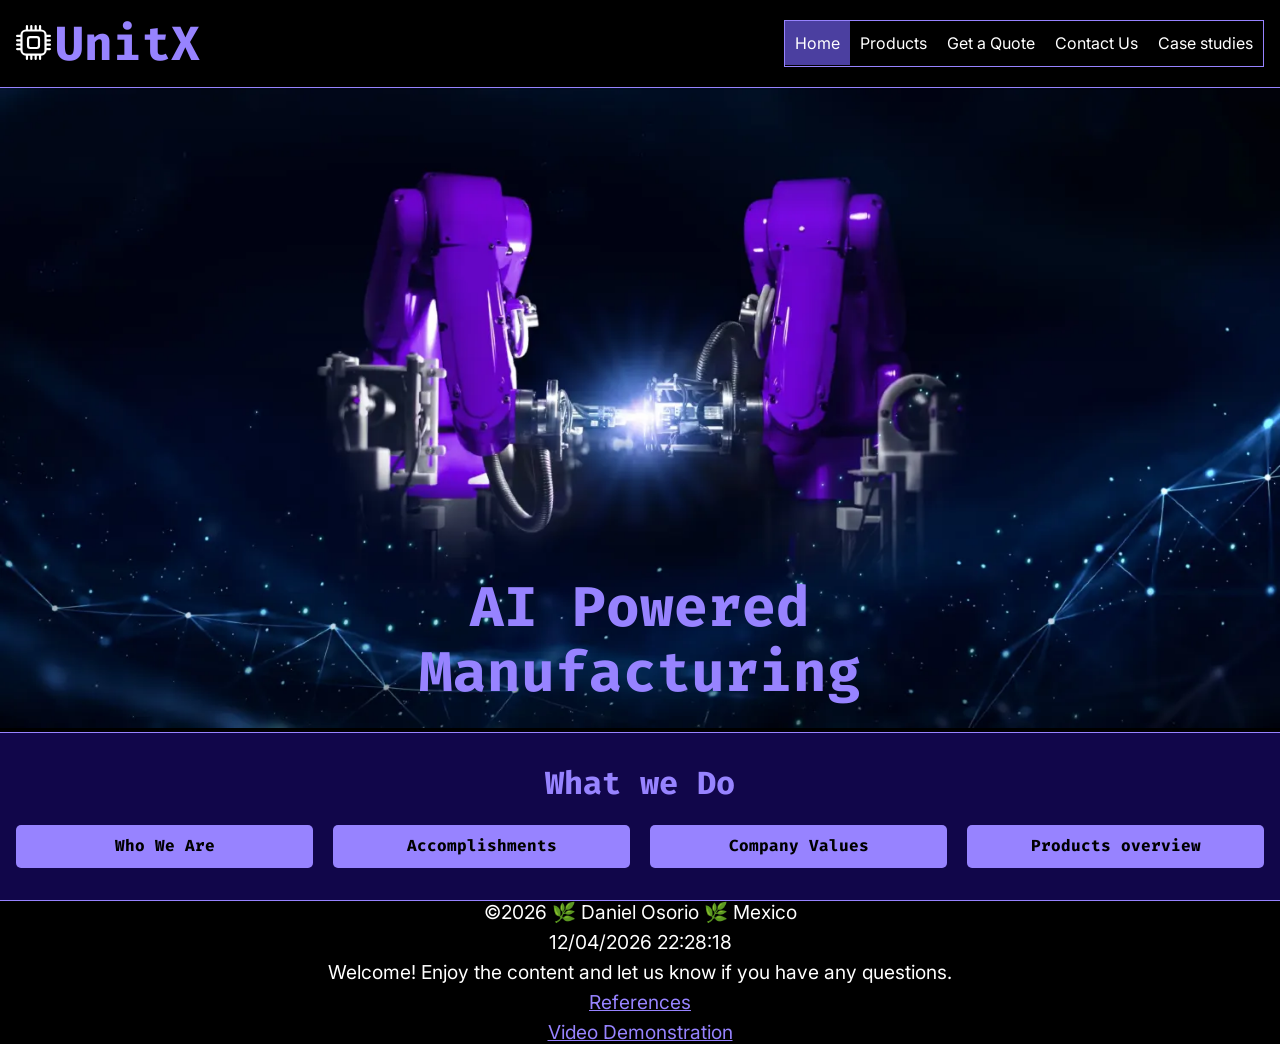
<file: index.html>
<!DOCTYPE html>
<html lang="en-US">
<head>
    <!--Meta tags-->
    <meta charset="UTF-8">
    <meta name="viewport" content="width=device-width, initial-scale=1.0">
    <title>WDD330 Final Project Web Page UnitX | Daniel Osorio|</title>
    <meta name="description" content="AI vision systems for manufacturing defect detection. A practical guide for engineers ready to implement smarter inspection.">
    <meta name="author" content="Daniel Osorio">
    <!--Favicon reference-->
    <link rel="icon" href="favicon.ico">
    <!--Link to Google fonts API-->
    <link rel="preconnect" href="https://fonts.googleapis.com">
    <link rel="preconnect" href="https://fonts.gstatic.com" crossorigin>
    <link href="https://fonts.googleapis.com/css2?family=Fira+Code:wght@300..700&family=Inter:ital,opsz,wght@0,14..32,100..900;1,14..32,100..900&display=swap" rel="stylesheet">
    <!--Link for CSS and JavaScript-->
    <link rel="stylesheet" href="styles/normalize.css">
    <link rel="stylesheet" href="styles/base.css">
    <link rel="stylesheet" href="styles/index-small.css">
    <link rel="stylesheet" href="styles/index-large.css">
    <script type="module" src="scripts/main.mjs"></script>
    <script type="module" src="scripts/modals.mjs"></script>
</head>
<body>
    <header>
        <div class="logo">
            <img src="images/cpu.svg" alt="Site Logo" width="35" height="35">
            <span>UnitX</span>
        </div>
        <button id="hamburger" aria-label="Menu">&#9776;</button>
        <nav class="menu">
            <ul>
                <li class="current"><a href="index.html">Home</a></li>
                <li><a href="products.html">Products</a></li>
                <li><a href="quote.html">Get a Quote</a></li>
                <li><a href="form.html">Contact Us</a></li>
                <li><a href="case-studies.html">Case studies</a></li>
            </ul>
        </nav>
    </header>
    <main>
        <div class="hero">
            <h1>AI Powered Manufacturing</h1>
            <picture>
                <source srcset="images/hero-large.webp" media="(min-width: 1000px)">
                <source srcset="images/hero-medium.webp" media="(min-width: 500px)">
                <img src="images/hero-small.webp" alt="Vision system with Robot" width="1500" height="750">
            </picture>
        </div>
       <section class="what-we-do">
            <h2>What we Do</h2>
            <div class="button-section">
                <button id="button-one">Who We Are</button>
                <button id="button-two">Accomplishments</button>
                <button id="button-three">Company Values</button>
                <button id="button-four">Products overview</button>
            </div>
            <dialog id="modal-one">
                <button id="closeModal-1" aria-label="Close">&#10005;</button>
                <h3>Who We Are</h3>
                <p>
                    Founded in 2018 by engineers from Stanford, MIT, and Google, UnitX is a robotics company committed to revolutionizing
                    AI-powered visual inspection in manufacturing. UnitX system delivers the industry-best in accuracy inline inspection,
                    fastest deployment, and adaptability, tackling the most complex inspection challenges across diverse production
                    environments.
                </p>
            </dialog>
            <dialog id="modal-two">
                <button id="closeModal-2" aria-label="Close">&#10005;</button>
                <h3>Accomplishments</h3>
                <p>
                    UnitX delivers best-in-class accuracy and the fastest-to-deploy inline inspection systems in the industry. These
                    priorities have empowered our customers to achieve unparalleled quality control while reducing scrap rate and costs.
                    With UnitX's systems deployed globally, our solutions now inspect more than $6.1 billion worth of products annually,
                    transforming quality control across industries. We're proud to have served over 190 customers to date.
                </p>
            </dialog>
            <dialog id="modal-three">
                <button id="closeModal-3" aria-label="Close">&#10005;</button>
                <h3>Company Values</h3>
                <ul>
                    <li>Ambitious</li>
                    <li>Reliable</li>
                    <li>Customer Centric</li>
                    <li>Precise</li>
                    <li>Transparent</li>
                </ul>
            </dialog>
            <dialog id="modal-four">
                <button id="closeModal-4" aria-label="Close">&#10005;</button>
                <h3>Products overview</h3>
                <ul>
                    <li>OptiX</li>
                    <li>CorteX</li>
                    <li>FleX-Gen</li>
                </ul>
            </dialog>
       </section>
    </main>
    <footer>
        <p>&copy;<span id="currentyear"></span> 🌿 Daniel Osorio 🌿 Mexico</p>
        <p id="lastModified"></p>
        <p id="visit-message"></p>
        <a href="references.html">References</a>
        <a href="https://youtu.be/gZmiXF4q0ws?si=Tm9KUTtz0khgUPXb">Video Demonstration</a>
    </footer>
</body>
</html>
</file>
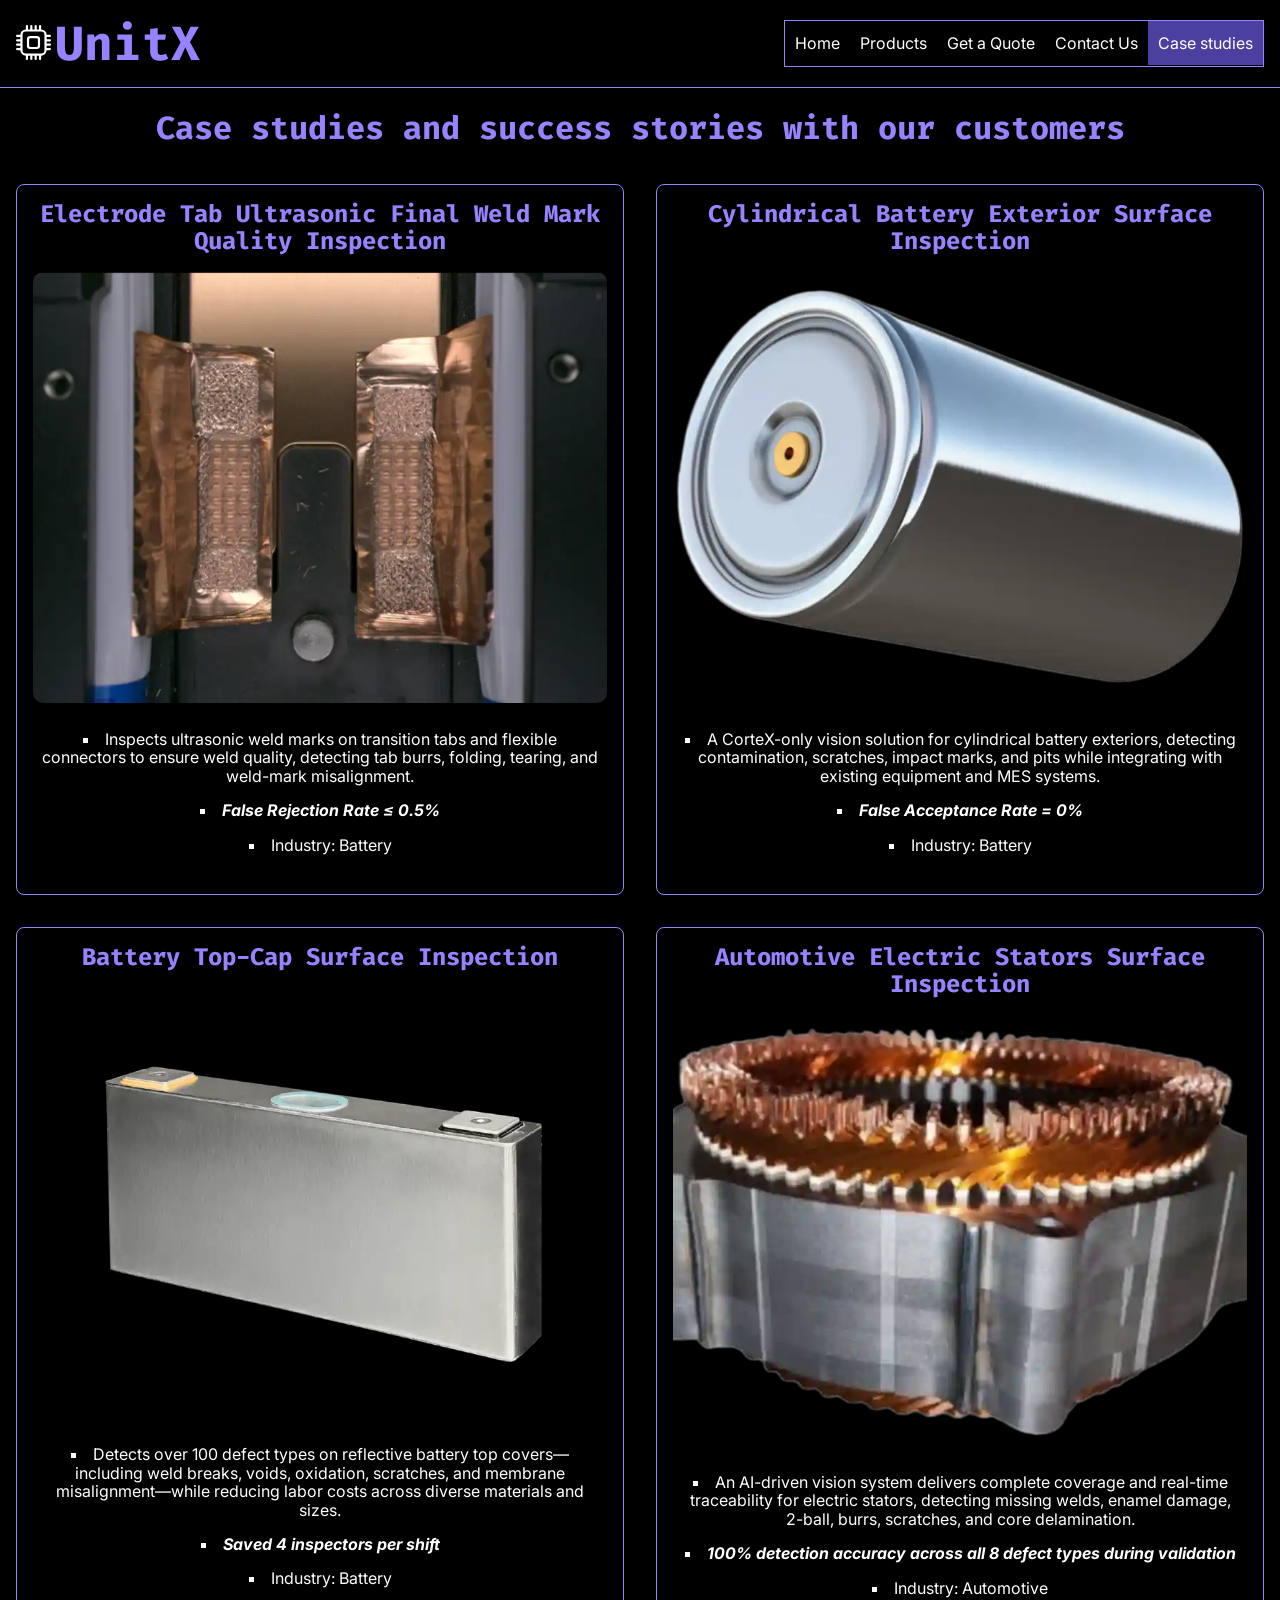
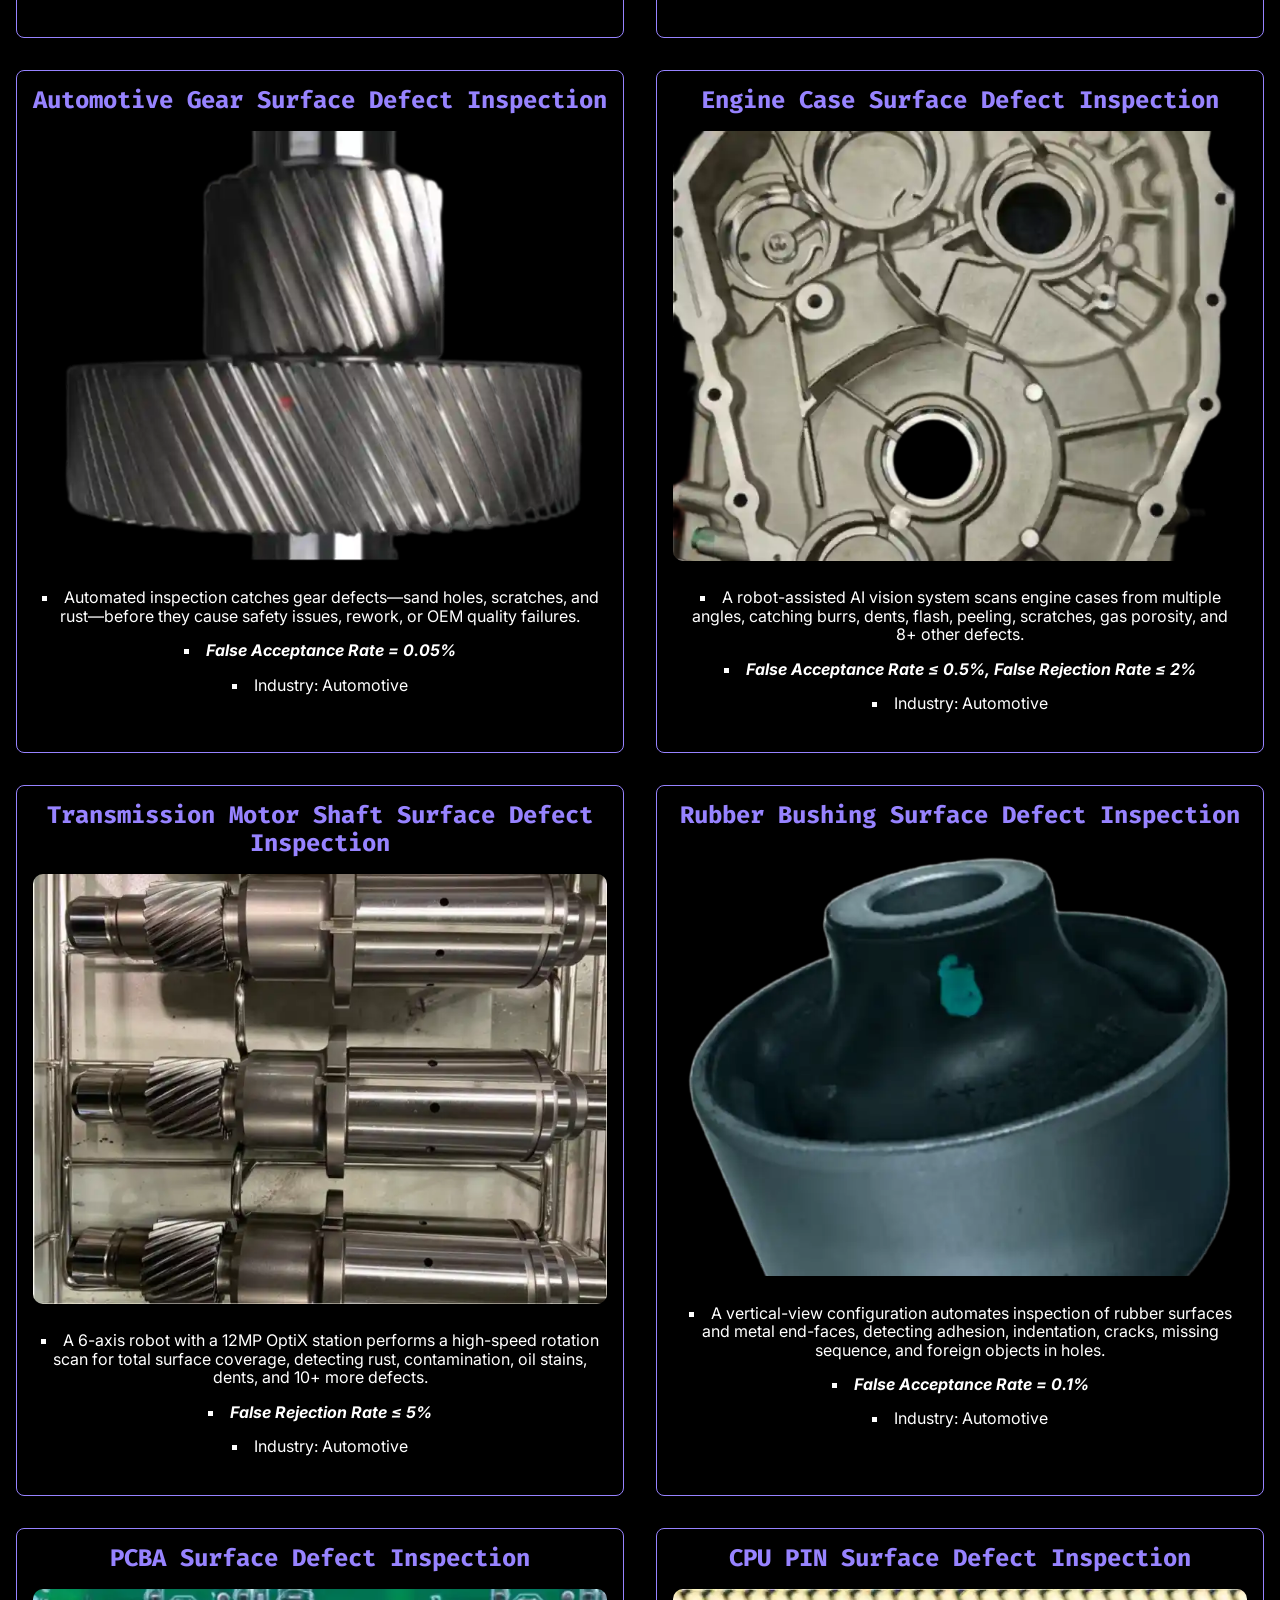
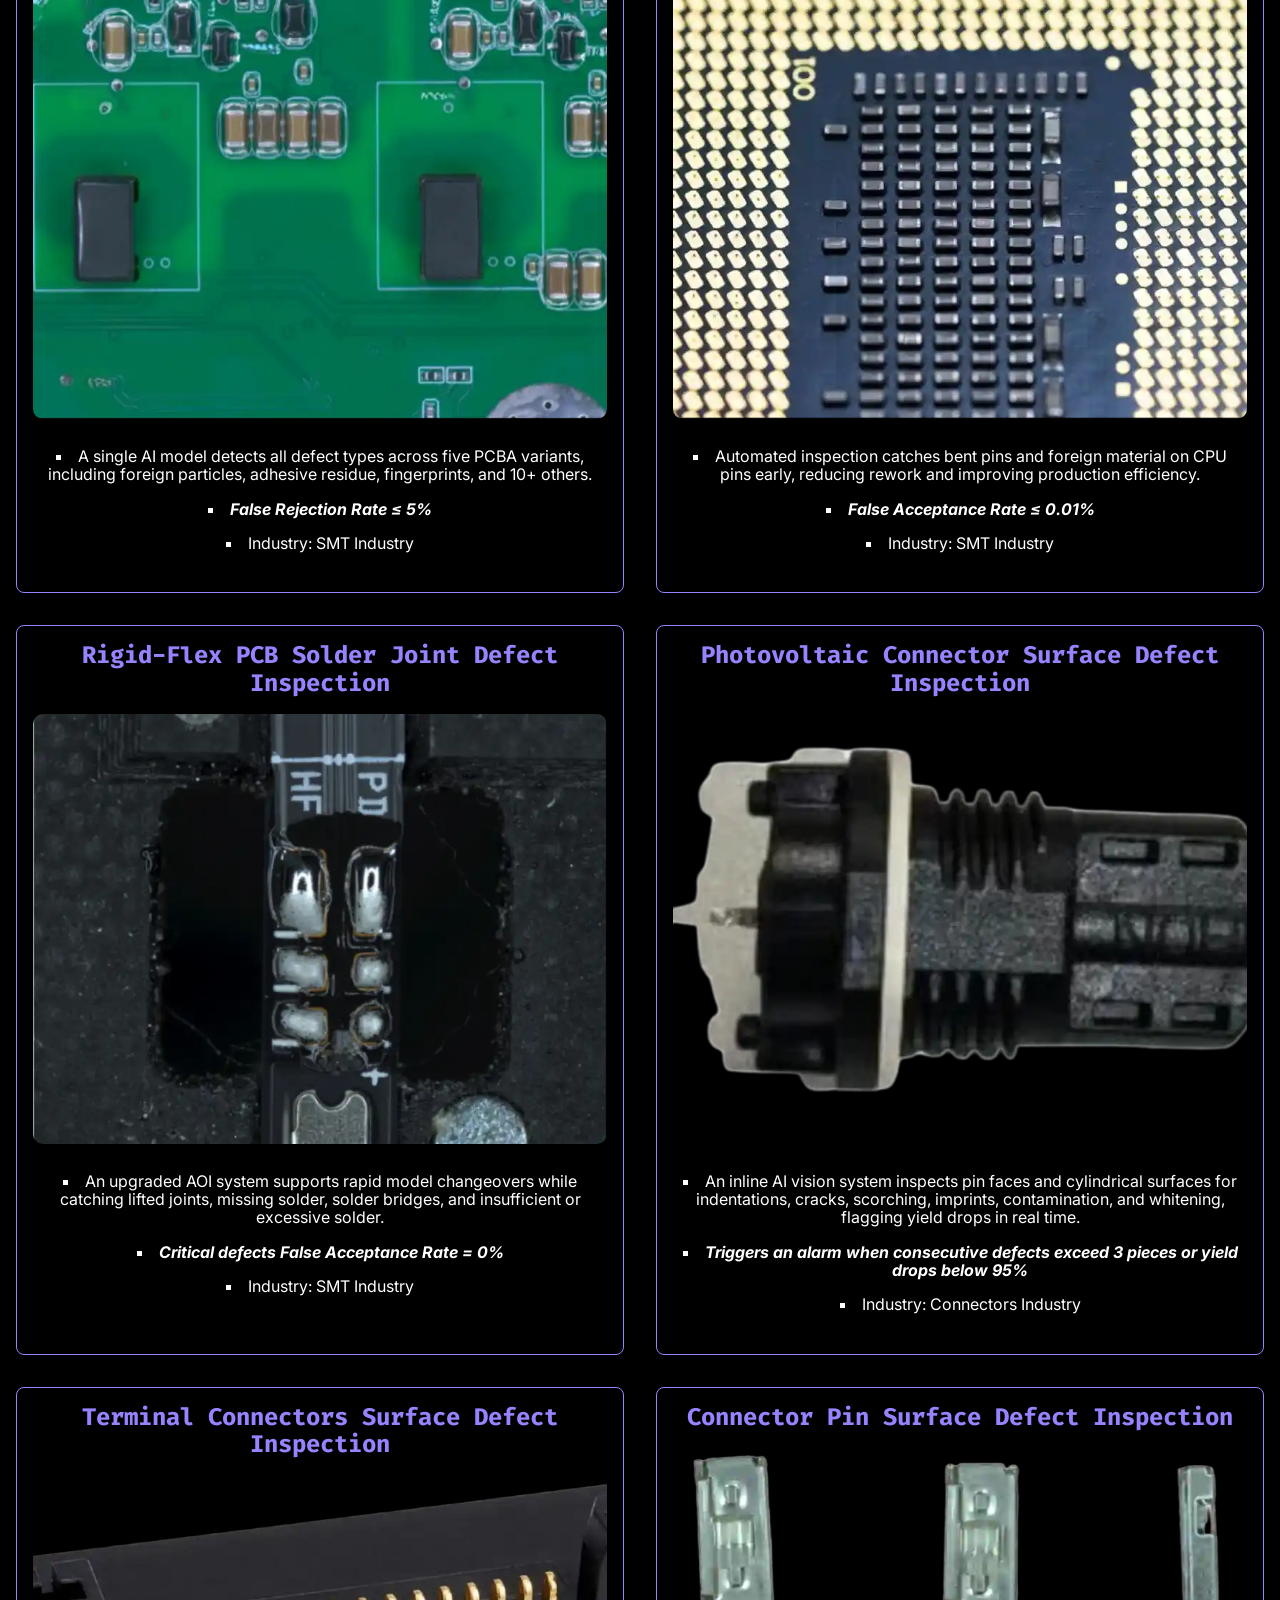
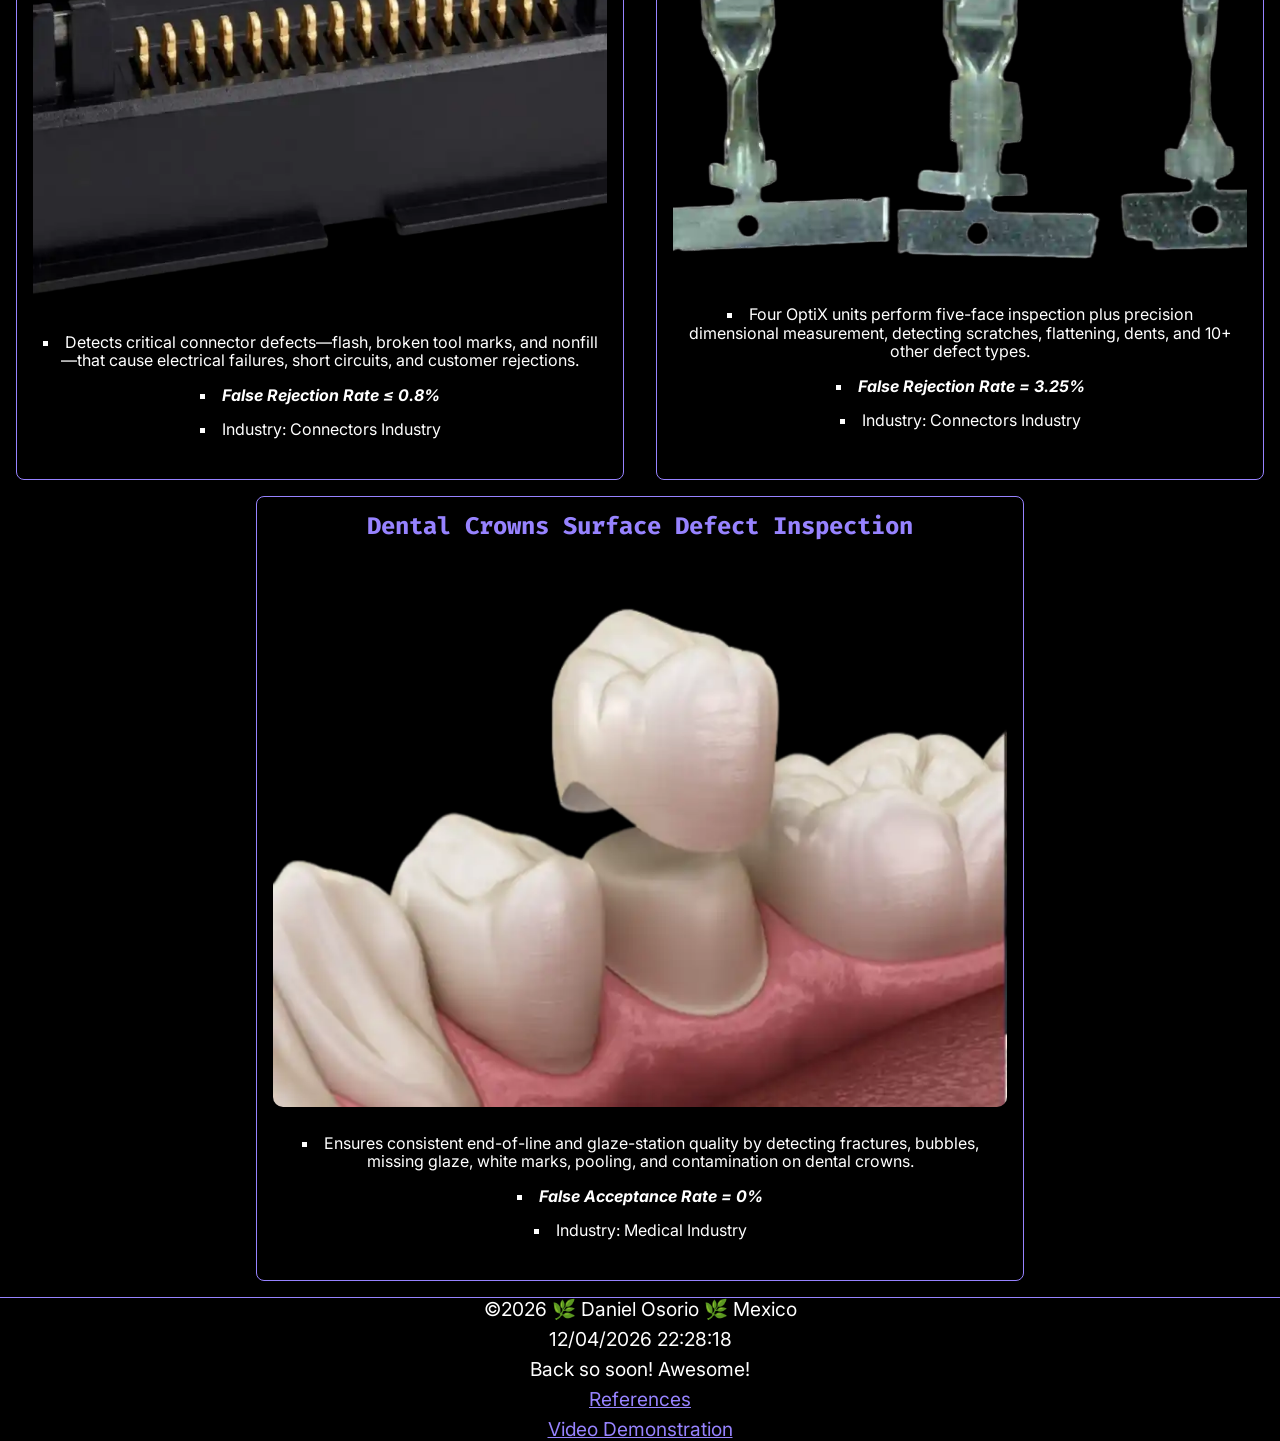
<file: case-studies.html>
<!DOCTYPE html>
<html lang="en-US">

<head>
    <!--Meta tags-->
    <meta charset="UTF-8">
    <meta name="viewport" content="width=device-width, initial-scale=1.0">
    <title>WDD330 UnitX case studies web page | Daniel Osorio|</title>
    <meta name="description"
        content="This page contains 15 different case studies across different industires about how the products of UnitX have been used">
    <meta name="author" content="Daniel Osorio">
    <!--Favicon reference-->
    <link rel="icon" href="favicon.ico">
    <!--Link to Google fonts API-->
    <link rel="preconnect" href="https://fonts.googleapis.com">
    <link rel="preconnect" href="https://fonts.gstatic.com" crossorigin>
    <link
        href="https://fonts.googleapis.com/css2?family=Fira+Code:wght@300..700&family=Inter:ital,opsz,wght@0,14..32,100..900;1,14..32,100..900&display=swap"
        rel="stylesheet">
    <!--Link for CSS and JavaScript-->
    <link rel="stylesheet" href="styles/normalize.css">
    <link rel="stylesheet" href="styles/base.css">
    <link rel="stylesheet" href="styles/case-studies-small.css">
    <link rel="stylesheet" href="styles/case-studies-large.css">
    <script type="module" src="scripts/main.mjs"></script>
    <script type="module" src="scripts/case-studies.mjs"></script>
</head>

<body>
    <header>
        <div class="logo">
            <img src="images/cpu.svg" alt="Site Logo" width="35" height="35">
            <span>UnitX</span>
        </div>
        <button id="hamburger" aria-label="Menu">&#9776;</button>
        <nav class="menu">
            <ul>
                <li><a href="index.html">Home</a></li>
                <li><a href="products.html">Products</a></li>
                <li><a href="quote.html">Get a Quote</a></li>
                <li><a href="form.html">Contact Us</a></li>
                <li class="current"><a href="case-studies.html">Case studies</a></li>
            </ul>
        </nav>
    </header>
    <main>
        <h1>Case studies and success stories with our customers</h1>
        <div id="case-studies-cards"></div>
    </main>
    <footer>
        <p>&copy;<span id="currentyear"></span> 🌿 Daniel Osorio 🌿 Mexico</p>
        <p id="lastModified"></p>
        <p id="visit-message"></p>
        <a href="references.html">References</a>
        <a href="https://youtu.be/gZmiXF4q0ws?si=Tm9KUTtz0khgUPXb">Video Demonstration</a>
    </footer>
</body>

</html>
</file>
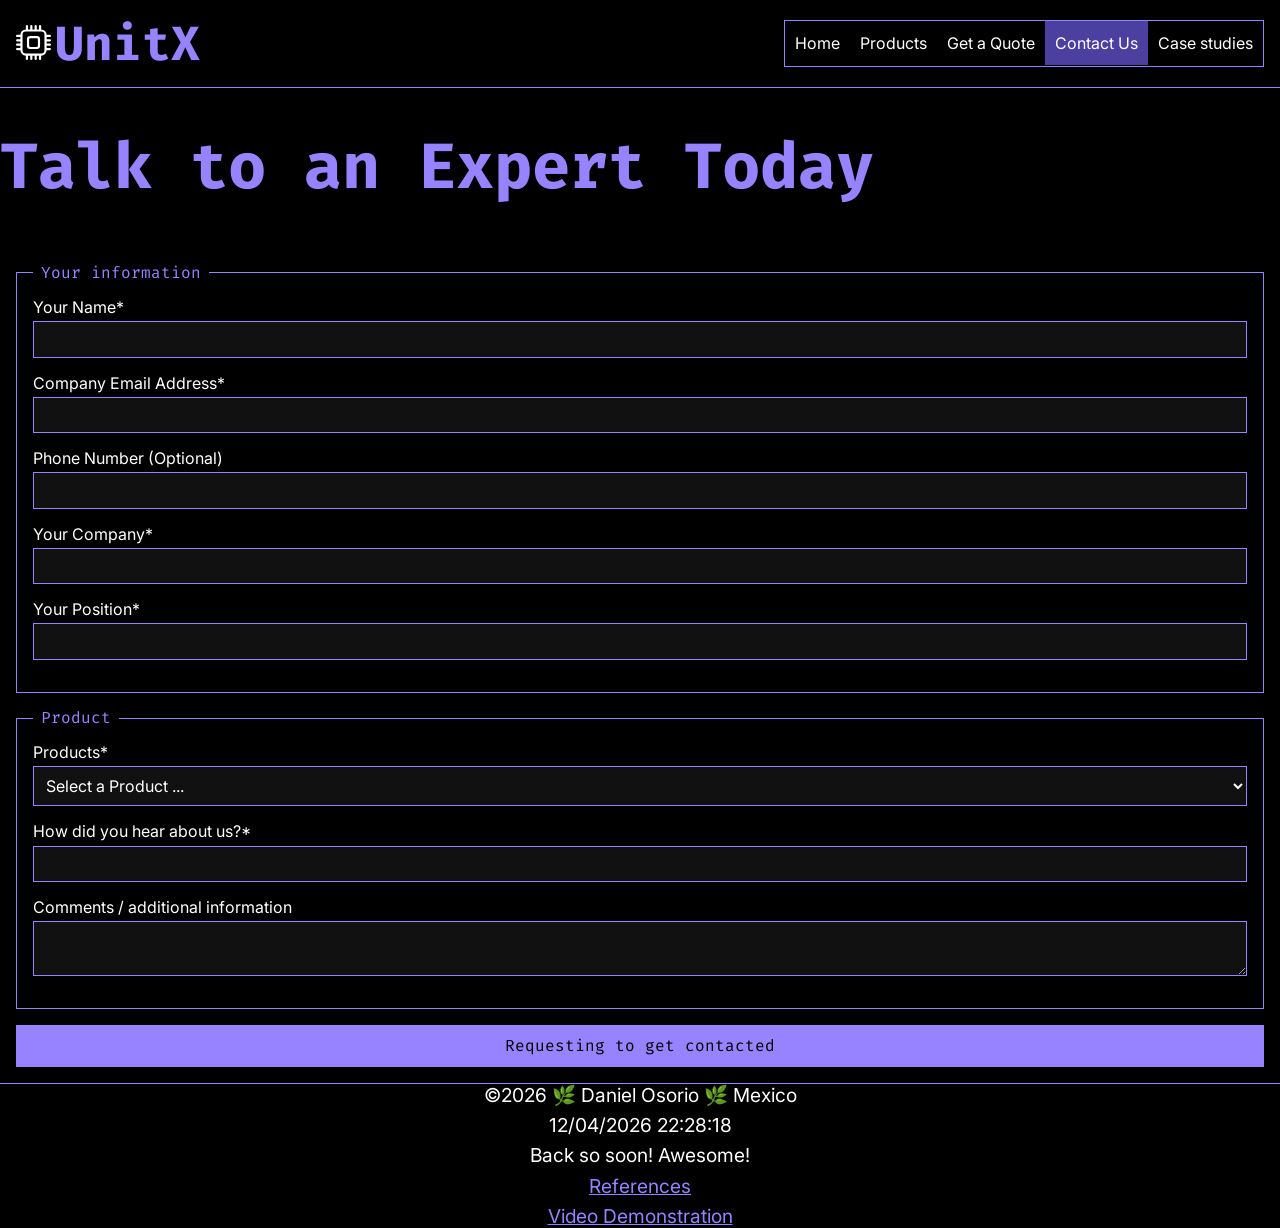
<file: form.html>
<!DOCTYPE html>
<html lang="en-US">
<head>
    <!--Meta tags-->
    <meta charset="UTF-8">
    <meta name="viewport" content="width=device-width, initial-scale=1.0">
    <title>WDD330 Contact an expert of UnitX Web Page | Daniel Osorio |</title>
    <meta name="description"
        content="This page contains a form that invites people or engineers that want to know more about UnitX products and they can submit a request form">
    <meta name="author" content="Daniel Osorio">
    <!--Favicon reference-->
    <link rel="icon" href="favicon.ico">
    <!--Link to Google fonts API-->
    <link rel="preconnect" href="https://fonts.googleapis.com">
    <link rel="preconnect" href="https://fonts.gstatic.com" crossorigin>
    <link
        href="https://fonts.googleapis.com/css2?family=Fira+Code:wght@300..700&family=Inter:ital,opsz,wght@0,14..32,100..900;1,14..32,100..900&display=swap"
        rel="stylesheet">
    <!--Link for CSS and JavaScript-->
    <link rel="stylesheet" href="styles/normalize.css">
    <link rel="stylesheet" href="styles/base.css">
    <link rel="stylesheet" href="styles/form-small.css">
    <link rel="stylesheet" href="styles/form-large.css">
    <script type="module" src="scripts/main.mjs"></script>
    <script type="module" src="scripts/form.mjs"></script>
</head>
<body>
    <header>
        <div class="logo">
            <img src="images/cpu.svg" alt="Site Logo" width="35" height="35">
            <span>UnitX</span>
        </div>
        <button id="hamburger" aria-label="Menu">&#9776;</button>
        <nav class="menu">
            <ul>
                <li><a href="index.html">Home</a></li>
                <li><a href="products.html">Products</a></li>
                <li><a href="quote.html">Get a Quote</a></li>
                <li class="current"><a href="form.html">Contact Us</a></li>
                <li><a href="case-studies.html">Case studies</a></li>
            </ul>
        </nav>
    </header>
    <main>
        <h1 class="formheader">Talk to an Expert Today</h1>
        <form method="get" action="review.html">
            <fieldset>
                <legend>Your information</legend>
                <label for="yourname">Your Name*<input type="text" name="yourname" id="yourname" required></label>
                <label for="youremail">Company Email Address*<input type="email" name="youremail" id="youremail"
                        required></label>
                <label for="yourphone">Phone Number (Optional)<input type="text" name="yourphone" id="yourphone"></label>
                <label for="yourcompany">Your Company*<input type="text" name="yourcompany" id="yourcompany"
                        required></label>
                <label for="yourtitle">Your Position*<input type="text" name="yourtitle" id="yourtitle" required></label>
            </fieldset>
            <fieldset>
                <legend>Product</legend>
                <label for="productName">Products*
                    <select name="productName" id="productName" required>
                        <option value="" disabled selected> Select a Product ...</option>
                    </select>
                </label>
                <label for="hearfromus">How did you hear about us?* <input type="text" name="hearfromus"
                        id="hearfromus"></label>
                <label for="comments">Comments / additional information <textarea name="comments"
                        id="comments"></textarea></label>
            </fieldset>
            <input class="submitButton" type="submit" value="Requesting to get contacted">
        </form>
    </main>
    <footer>
        <p>&copy;<span id="currentyear"></span> 🌿 Daniel Osorio 🌿 Mexico</p>
        <p id="lastModified"></p>
        <p id="visit-message"></p>
        <a href="references.html">References</a>
        <a href="https://youtu.be/gZmiXF4q0ws?si=Tm9KUTtz0khgUPXb">Video Demonstration</a>
    </footer>
</body>
</html>
</file>
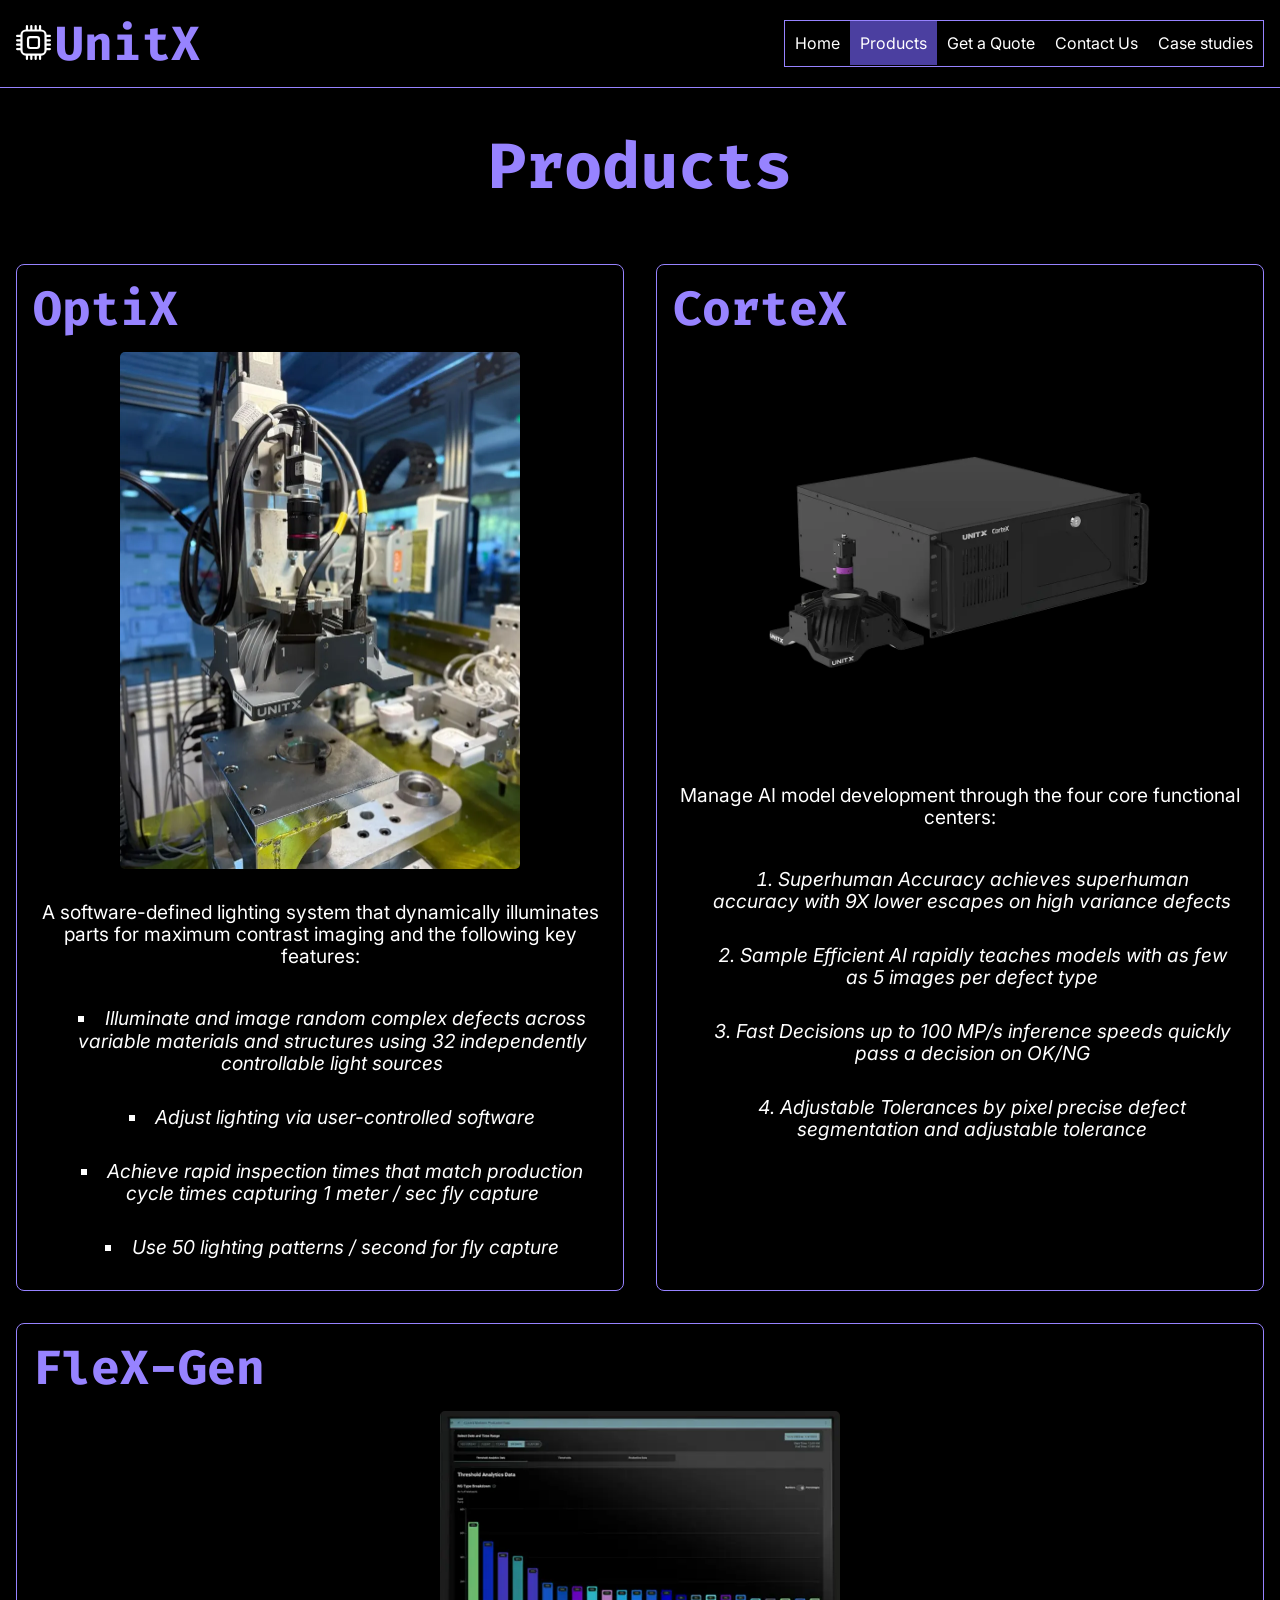
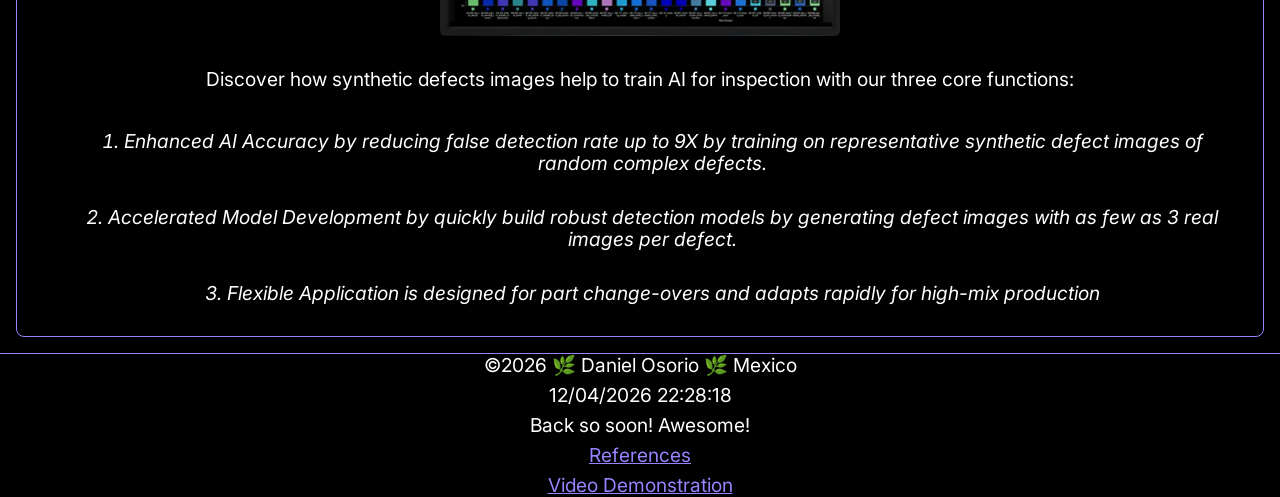
<file: products.html>
<!DOCTYPE html>
<html lang="en-US">
<head>
    <!--Meta tags-->
    <meta charset="UTF-8">
    <meta name="viewport" content="width=device-width, initial-scale=1.0">
    <title>WDD330 Products of UnitX Web Page | Daniel Osorio |</title>
    <meta name="description"
        content="This page covers the 3 different products that UnitX offers in the market for automated inspection of defects using vision systems">
    <meta name="author" content="Daniel Osorio">
    <!--Favicon reference-->
    <link rel="icon" href="favicon.ico">
    <!--Link to Google fonts API-->
    <link rel="preconnect" href="https://fonts.googleapis.com">
    <link rel="preconnect" href="https://fonts.gstatic.com" crossorigin>
    <link href="https://fonts.googleapis.com/css2?family=Fira+Code:wght@300..700&family=Inter:ital,opsz,wght@0,14..32,100..900;1,14..32,100..900&display=swap" rel="stylesheet">
    <!--Link for CSS and JavaScript-->
    <link rel="stylesheet" href="styles/normalize.css">
    <link rel="stylesheet" href="styles/base.css">
    <link rel="stylesheet" href="styles/products-small.css">
    <link rel="stylesheet" href="styles/products-large.css">
    <script type="module" src="scripts/main.mjs"></script>
</head>
<body>
    <header>
        <div class="logo">
            <img src="images/cpu.svg" alt="Site Logo" width="35" height="35">
            <span>UnitX</span>
        </div>
        <button id="hamburger" aria-label="Menu">&#9776;</button>
        <nav class="menu">
            <ul>
                <li><a href="index.html">Home</a></li>
                <li class="current"><a href="products.html">Products</a></li>
                <li><a href="quote.html">Get a Quote</a></li>
                <li><a href="form.html">Contact Us</a></li>
                <li><a href="case-studies.html">Case studies</a></li>
            </ul>
        </nav>
    </header>
    <main>
        <h1 class="howitworksh2">Products</h1>
        <section class="optix">
            <h2>OptiX</h2>
            <img src="images/optix.webp" alt="UnitX camera mounted on manufacturing assembly line" width="800" height="1000" loading="lazy">
            <p>A software-defined lighting system that dynamically illuminates parts for maximum contrast imaging and the following key features:</p>
            <ul>
                <li>Illuminate and image random complex defects across variable materials and structures using 32 independently controllable light sources</li>
                <li>Adjust lighting via user-controlled software</li>
                <li>Achieve rapid inspection times that match production cycle times capturing 1 meter / sec fly capture</li>
                <li>Use 50 lighting patterns / second for fly capture</li>
            </ul>
        </section>
        <section class="cortex">
            <h2>CorteX</h2>
            <img src="images/brain.webp" alt="UnitX brain and camera" width="800" height="1000" loading="lazy">
            <p>Manage AI model development through the four core functional centers:</p>
            <ul>
                <li>Superhuman Accuracy achieves superhuman accuracy with 9X lower escapes on high variance defects</li>
                <li>Sample Efficient AI rapidly teaches models with as few as 5 images per defect type</li>
                <li>Fast Decisions up to 100 MP/s inference speeds quickly pass a decision on OK/NG</li>
                <li>Adjustable Tolerances by pixel precise defect segmentation and adjustable tolerance</li>
            </ul>
        </section>
        <section class="flex">
            <h2>FleX-Gen</h2>
            <img src="images/flex-gen.webp" alt="AI Dashboard" width="640" height="360" loading="lazy">
            <p>Discover how synthetic defects images help to train AI for inspection with our three core functions:</p>
            <ul>
                <li>Enhanced AI Accuracy by reducing false detection rate up to 9X by training on representative synthetic defect images of random complex defects.</li>
                <li>Accelerated Model Development by quickly build robust detection models by generating defect images with as few as 3 real images per defect.</li>
                <li>Flexible Application is designed for part change-overs and adapts rapidly for high-mix production</li>
            </ul>
        </section>
    </main>
    <footer>
        <p>&copy;<span id="currentyear"></span> 🌿 Daniel Osorio 🌿 Mexico</p>
        <p id="lastModified"></p>
        <p id="visit-message"></p>
        <a href="references.html">References</a>
        <a href="https://youtu.be/gZmiXF4q0ws?si=Tm9KUTtz0khgUPXb">Video Demonstration</a>
    </footer>
</body>
</html>
</file>
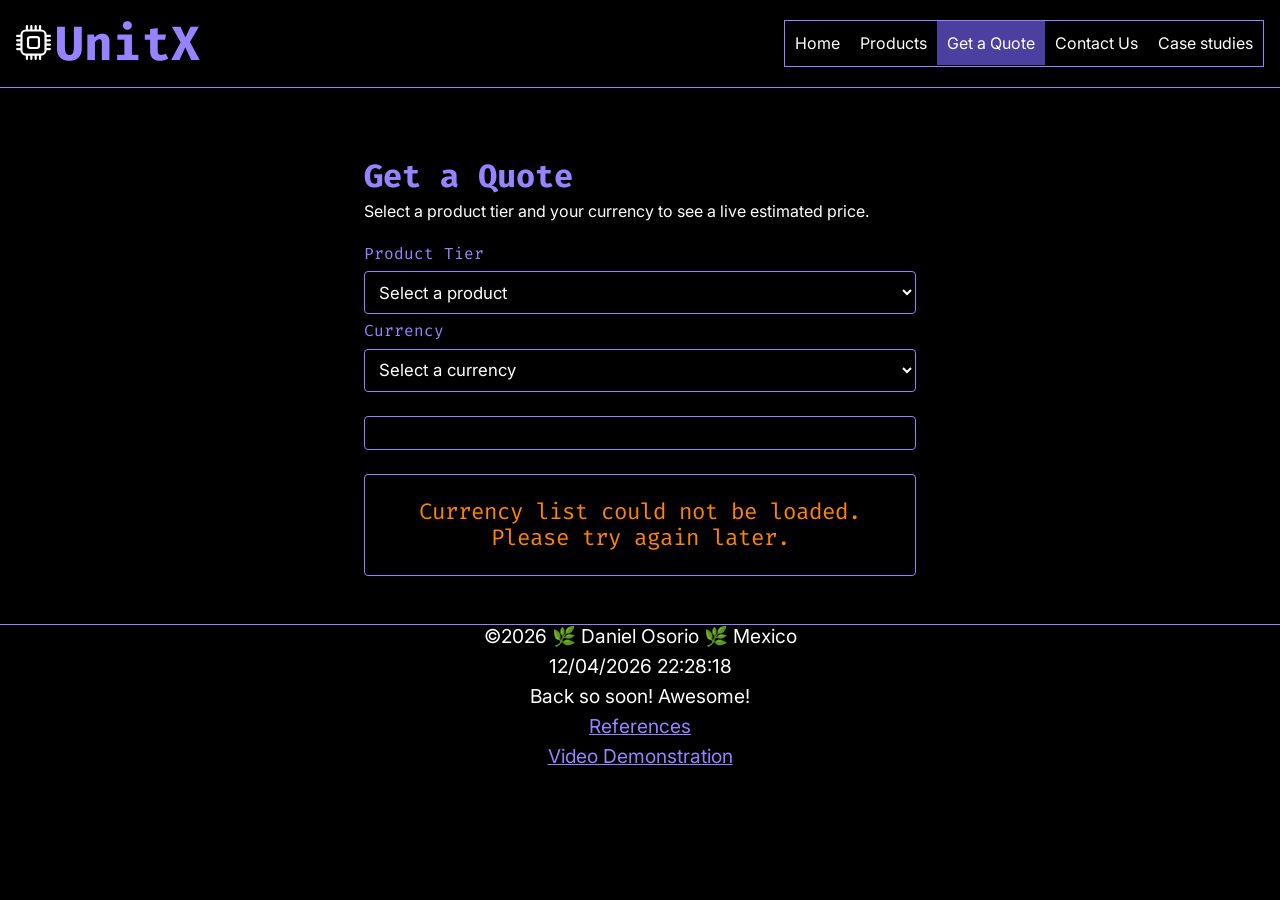
<file: quote.html>
<!DOCTYPE html>
<html lang="en-US">
<head>
    <!--Meta tags-->
    <meta charset="UTF-8">
    <meta name="viewport" content="width=device-width, initial-scale=1.0">
    <title>WDD330 UnitX Get a Quote web page | Daniel Osorio|</title>
    <meta name="description" content="Calculate a live quote for UnitX AI-powered inspection systems in your local currency.">
    <meta name="author" content="Daniel Osorio">
    <!--Favicon reference-->
    <link rel="icon" href="favicon.ico">
    <!--Link to Google fonts API-->
    <link rel="preconnect" href="https://fonts.googleapis.com">
    <link rel="preconnect" href="https://fonts.gstatic.com" crossorigin>
    <link href="https://fonts.googleapis.com/css2?family=Fira+Code:wght@300..700&family=Inter:ital,opsz,wght@0,14..32,100..900;1,14..32,100..900&display=swap" rel="stylesheet">
    <!--Link for CSS and JavaScript-->
    <link rel="stylesheet" href="styles/normalize.css">
    <link rel="stylesheet" href="styles/base.css">
    <link rel="stylesheet" href="styles/quote-small.css">
    <link rel="stylesheet" href="styles/quote-large.css">
    <script type="module" src="scripts/main.mjs"></script>
    <script type="module" src="scripts/quote.mjs"></script>
</head>
<body>
    <header>
        <div class="logo">
            <img src="images/cpu.svg" alt="Site Logo" width="35" height="35">
            <span>UnitX</span>
        </div>
        <button id="hamburger" aria-label="Menu">&#9776;</button>
        <nav class="menu">
            <ul>
                <li><a href="index.html">Home</a></li>
                <li><a href="products.html">Products</a></li>
                <li class="current"><a href="quote.html">Get a Quote</a></li>
                <li><a href="form.html">Contact Us</a></li>
                <li><a href="case-studies.html">Case studies</a></li>
            </ul>
        </nav>
    </header>
    <main>
        <section class="quote-section">
            <h1>Get a Quote</h1>
            <p>Select a product tier and your currency to see a live estimated price.</p>

            <form class="quote-form">
                <label for="product-select">Product Tier</label>
                <select id="product-select">
                    <option value="">Select a product</option>
                </select>

                <label for="currency-select">Currency</label>
                <select id="currency-select">
                    <option value="">Select a currency</option>
                </select>
            </form>
            <div id="product-specs" class="product-specs"></div>
            <div class="quote-result-box">
                <p id="quote-result">Select a product and currency to see your quote.</p>
            </div>
        </section>
    </main>
    <footer>
        <p>&copy;<span id="currentyear"></span> 🌿 Daniel Osorio 🌿 Mexico</p>
        <p id="lastModified"></p>
        <p id="visit-message"></p>
        <a href="references.html">References</a>
        <a href="https://youtu.be/gZmiXF4q0ws?si=Tm9KUTtz0khgUPXb">Video Demonstration</a>
    </footer>
</body>
</html>
</file>
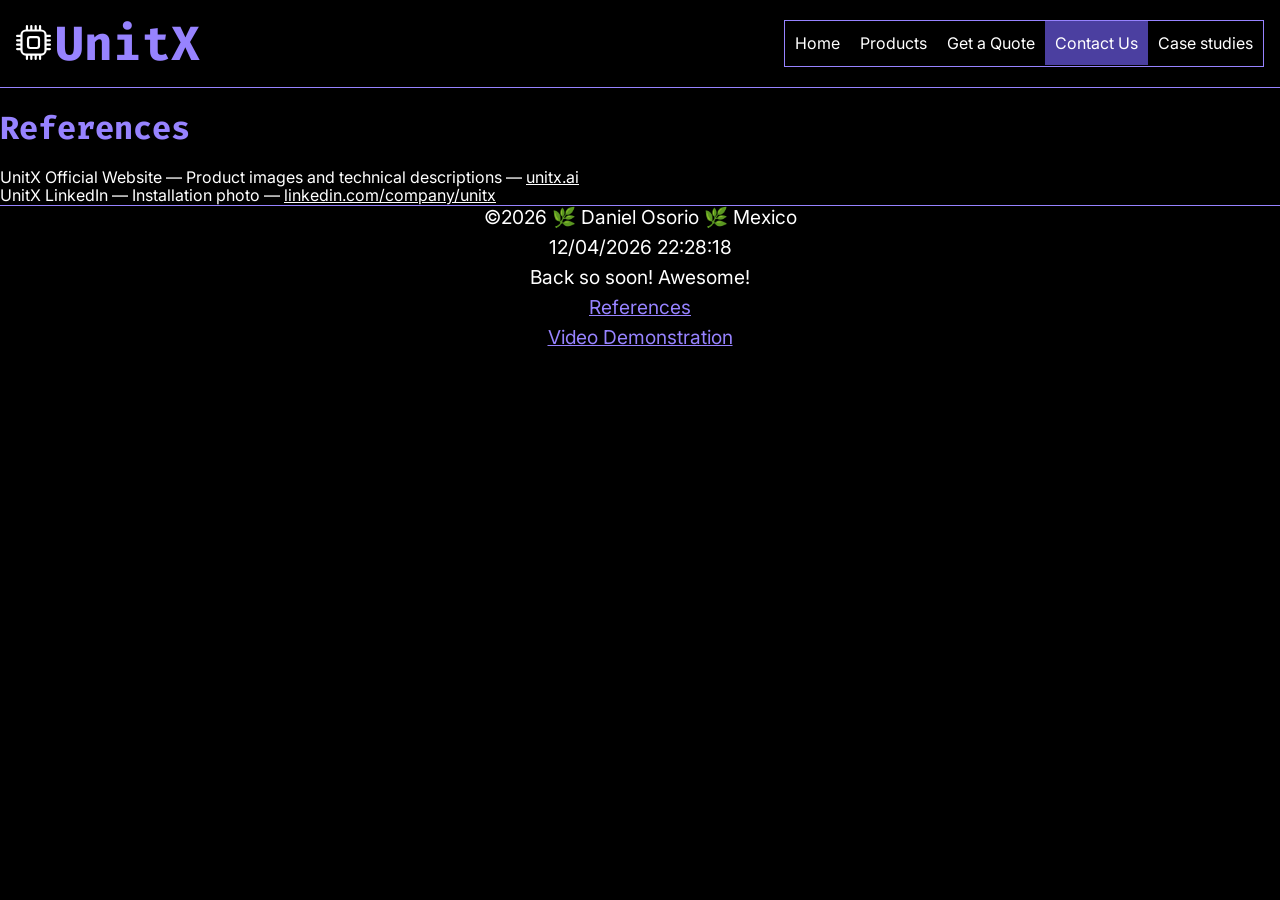
<file: references.html>
<!DOCTYPE html>
<html lang="en-US">

<head>
    <!--Meta tags-->
    <meta charset="UTF-8">
    <meta name="viewport" content="width=device-width, initial-scale=1.0">
    <title>WDD330 References used to create final project UnitX page | Daniel Osorio|</title>
    <meta name="description"
        content="This page contains all the references to images, website examples used for the creation and use of information">
    <meta name="author" content="Daniel Osorio">
    <!--Favicon reference-->
    <link rel="icon" href="favicon.ico">
    <!--Link to Google fonts API-->
    <link rel="preconnect" href="https://fonts.googleapis.com">
    <link rel="preconnect" href="https://fonts.gstatic.com" crossorigin>
    <link
        href="https://fonts.googleapis.com/css2?family=Fira+Code:wght@300..700&family=Inter:ital,opsz,wght@0,14..32,100..900;1,14..32,100..900&display=swap"
        rel="stylesheet">
    <!--Link for CSS and JavaScript-->
    <link rel="stylesheet" href="styles/normalize.css">
    <link rel="stylesheet" href="styles/base.css">
    <link rel="stylesheet" href="styles/index-small.css">
    <link rel="stylesheet" href="styles/index-large.css">
    <script type="module" src="scripts/main.mjs"></script>
</head>

<body>
    <header>
        <div class="logo">
            <img src="images/cpu.svg" alt="Site Logo" width="35" height="35">
            <span>UnitX</span>
        </div>
        <button id="hamburger" aria-label="Menu">&#9776;</button>
        <nav class="menu">
            <ul>
                <li><a href="index.html">Home</a></li>
                <li><a href="products.html">Products</a></li>
                <li><a href="quote.html">Get a Quote</a></li>
                <li class="current"><a href="form.html">Contact Us</a></li>
                <li><a href="case-studies.html">Case studies</a></li>
            </ul>
        </nav>
    </header>
    <main>
        <h1>References</h1>
        <ul>
            <li>UnitX Official Website — Product images and technical descriptions — <a href="https://www.unitxlabs.com/"
                    target="_blank">unitx.ai</a></li>
            <li>UnitX LinkedIn — Installation photo — <a
                    href="https://www.linkedin.com/posts/unitxlabs_ai-visualinspection-machinevision-activity-7368542860289216512-W_Ci/"
                    target="_blank">linkedin.com/company/unitx</a></li>
        </ul>
    </main>
    <footer>
        <p>&copy;<span id="currentyear"></span> 🌿 Daniel Osorio 🌿 Mexico</p>
        <p id="lastModified"></p>
        <p id="visit-message"></p>
        <a href="references.html">References</a>
        <a href="https://youtu.be/gZmiXF4q0ws?si=Tm9KUTtz0khgUPXb">Video Demonstration</a>
    </footer>
</body>

</html>
</file>
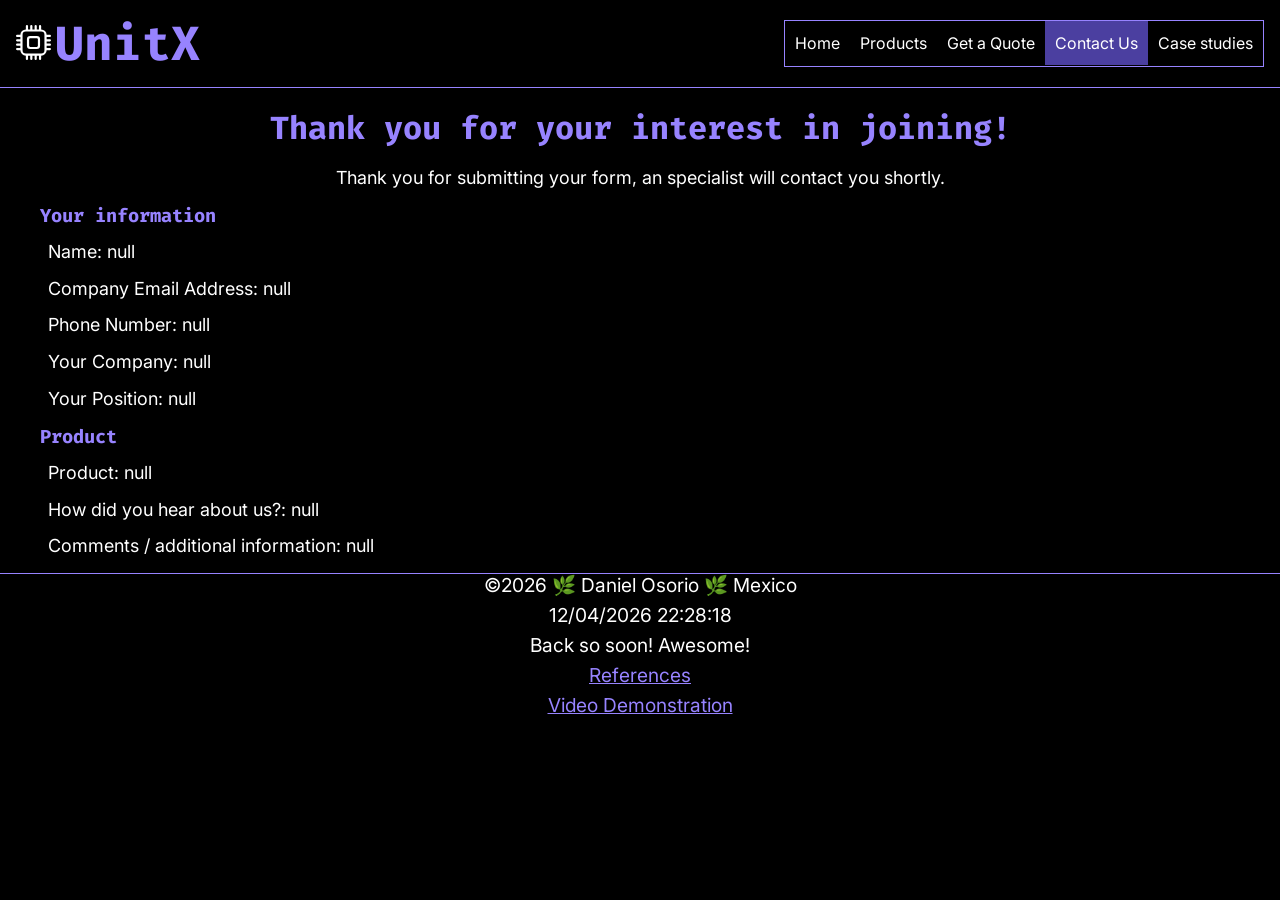
<file: review.html>
<!DOCTYPE html>
<html lang="en-US">

<head>
    <!--Meta tags-->
    <meta charset="UTF-8">
    <meta name="viewport" content="width=device-width, initial-scale=1.0">
    <title>WDD330 Page sharing information of form submited of UnitX Web Page | Daniel Osorio |</title>
    <meta name="description"
        content="This page contains the data that the person that submitted a form to confirm them we recevied the form">
    <meta name="author" content="Daniel Osorio">
    <!--Favicon reference-->
    <link rel="icon" href="favicon.ico">
    <!--Link to Google fonts API-->
    <link rel="preconnect" href="https://fonts.googleapis.com">
    <link rel="preconnect" href="https://fonts.gstatic.com" crossorigin>
    <link
        href="https://fonts.googleapis.com/css2?family=Fira+Code:wght@300..700&family=Inter:ital,opsz,wght@0,14..32,100..900;1,14..32,100..900&display=swap"
        rel="stylesheet">
    <!--Link for CSS and JavaScript-->
    <link rel="stylesheet" href="styles/normalize.css">
    <link rel="stylesheet" href="styles/base.css">
    <link rel="stylesheet" href="styles/form-small.css">
    <link rel="stylesheet" href="styles/form-large.css">
    <script type="module" src="scripts/main.mjs"></script>
    <script type="module" src="scripts/review.mjs"></script>
</head>

<body>
    <header>
        <div class="logo">
            <img src="images/cpu.svg" alt="Site Logo" width="35" height="35">
            <span>UnitX</span>
        </div>
        <button id="hamburger" aria-label="Menu">&#9776;</button>
        <nav class="menu">
            <ul>
                <li><a href="index.html">Home</a></li>
                <li><a href="products.html">Products</a></li>
                <li><a href="quote.html">Get a Quote</a></li>
                <li class="current"><a href="form.html">Contact Us</a></li>
                <li><a href="case-studies.html">Case studies</a></li>
            </ul>
        </nav>
    </header>
    <main class="thankyou-main">
        <h1>Thank you for your interest in joining!</h1>
        <p>Thank you for submitting your form, an specialist will contact you shortly.</p>
        <div id="results"></div>
    </main>
    <footer>
        <p>&copy;<span id="currentyear"></span> 🌿 Daniel Osorio 🌿 Mexico</p>
        <p id="lastModified"></p>
        <p id="visit-message"></p>
        <a href="references.html">References</a>
        <a href="https://youtu.be/gZmiXF4q0ws?si=Tm9KUTtz0khgUPXb">Video Demonstration</a>
    </footer>
</body>

</html>
</file>
<file: styles/base.css>
/***Universal***/
* {
    box-sizing: border-box;
    margin: 0;
    padding: 0;
}
/**** main section*****/
main {
    font-family: "Inter", sans-serif;
    color: #FFFFFF;
}

main h1, main h2, main h3 {
    font-family: "Fira Code", monospace;
    color: #9783FF;
}
/***Header section ***/
header {
    display: flex;
    align-items: center;
    justify-content: space-between;
    padding: 1rem;
    border-bottom: 1px solid #9783FF;
}
header span {
    font-family: "Fira Code", monospace;
    color: #9783FF;
    font-size: 3rem;
    font-weight: bolder;
}
/********************Navigation Bar******************************/
nav.menu {
    display: none;
    flex-direction: column;
    position: absolute;
    top: 60px;
    right: 0;
    background-color: #000000;
    border: 1px solid #9783FF;
    z-index: 100;
}

nav.menu.open {
    display: flex;
}

nav.menu ul {
    list-style-type: none;
    margin: 0;
    padding: 0;
    width: 100%;
}
nav.menu a {
    display: block;
    padding: .8rem 10px;
    color: #FFFFFF;
    text-decoration: none;
    font-family: "Inter", sans-serif;
    border-bottom: solid 1px black;
}
nav.menu li.current {
    background-color: #4B3FA0;
    color: #FFFFFF;
}
nav.menu li.current a {
    color: white;
}
nav.menu a:hover {
    color: rgb(255, 132, 0);
    text-decoration: underline solid white;
}
#hamburger {
    background: none;
    border: 1px solid #9783FF;
    color: #9783FF;
    font-size: 1.5rem;
    padding: 0.25rem;
}
/******Body section********/
body {
    background-color: #000000;
}
/****Footer****/
footer {
    color: #FFFFFF;
    text-align: center;
    font-family: "Inter", sans-serif;
    display: flex;
    flex-direction: column;
    gap: 0.5rem;
    border-top: 1px solid #9783FF;
    font-size: 1.2rem;
}

footer a {
    color: #9783FF;
}

/***********************************************************************/
main li a {
    color: white;
}
</file>
<file: styles/index-small.css>
/********** main section index page*********/
.hero {
    position: relative;
    text-align: center;
}

.hero img {
    width: 100%;
    height: auto;
}

.hero h1 {
    position: absolute;
    top: 80%;
    left: 50%;
    transform: translate(-50%, -50%);
    font-size: 2rem;
}

/**** What We Do section cards of index page ****/
.what-we-do {
    padding: 2rem 1rem;
    text-align: center;
    background-color: #11064a;
    border-top: 1px solid #9783FF;
}
.what-we-do h2, h3 {
    font-size: 2rem;
    margin-bottom: 1.5rem;
    font-family: "Fira Code", monospace;
}
.what-we-do dialog {
    margin: auto;
    background-color: #111111;
    color: white;
    border: 1px solid #9783FF;
    border-radius: 8px;
    max-width: 600px;
    width: 90%;
    padding: 1.5rem;
    font-family: "Inter", sans-serif;
}
.what-we-do dialog li {
    list-style: none;
    margin: 1rem;
}
dialog button {
    background: none;
    border: 1px solid #9783FF;
    color: #9783FF;
    font-size: 1.5rem;
    position: absolute;
    top: 23px;
    right: 23px;
    padding: .5rem 1rem;
}
::backdrop {
    background-color: rgb(0 0 0 / 50%);
}
.button-section {
    display: grid;
    grid-template-columns: 1fr;
    justify-content: space-between;
    gap: 20px;
}
.button-section button {
    background-color: #9783FF;
    color: #000000;
    padding: 0.75rem 2rem;
    border: none;
    font-family: "Fira Code", monospace;
    font-weight: bolder;
    width: 100%;
    border-radius: 5px;
}
</file>
<file: styles/index-large.css>
@media screen and (min-width: 768px) {
    /**Hamburger menu and navigation bar***/
    #hamburger {
        display: none;
    }
    nav.menu {
        position: static;
        display: flex;
    }
    .menu ul {
        display: flex;
    }
    /*****Main section three cards of what we do index page section*****/
    .hero h1 {
        font-size: 3.5rem;
    }
    /**** What We Do section cards of index page ****/
    .button-section {
        display: grid;
        grid-template-columns: repeat(4, 1fr);
        gap: 20px;
    }
}
</file>
<file: styles/case-studies-small.css>
main h1 {
    text-align: center;
}
main div {
    margin-bottom: 1rem;
}
main section {
    display: grid;
    grid-template-columns: 1fr;
    border: 1px solid #9783FF;
    border-radius: 8px;
    padding: 1rem;
    margin: 1rem;
    font-family: "Inter", sans-serif;
}
main section img {
    max-width: 100%;
    height: auto;
    border-radius: 10px;
    margin: 1rem 0 1rem 0;
    transition: transform 0.3s ease;
}
main section img:hover {
    transform: scale(1.05);
}
main section h2 {
    text-align: center;
    font-family: "Fira Code", monospace;
}
main section ul {
    list-style-position: inside;
    
}
main section li {
    list-style-type: square;
    padding: 0.5rem;
    text-align: center;
}
.key-metric {
    font-style: italic;
    font-weight: bolder;
}
</file>
<file: styles/case-studies-large.css>
@media screen and (min-width: 768px) {
    /**Hamburger menu and navigation bar***/
    #hamburger {
        display: none;
    }

    nav.menu {
        position: static;
        display: flex;
    }

    .menu ul {
        display: flex;
    }
    /*case studies section*/    
    #case-studies-cards {
        display: grid;
        grid-template-columns: repeat(2, 1fr);
    }
    #case-studies-cards section:last-child {
        grid-column: 1 / 3; 
        max-width: 60%;
        margin: 0 auto;
        display: block;
    }
}
</file>
<file: styles/form-small.css>
/* Form */
form {
    padding: 1rem;
}

fieldset {
    border: 1px solid #9783FF;
    padding: 1rem;
    margin-bottom: 1rem;
}

legend {
    color: #9783FF;
    font-family: "Fira Code", monospace;
    padding: 0 0.5rem;
}

label {
    display: flex;
    flex-direction: column;
    gap: 0.3rem;
    margin-bottom: 1rem;
    color: #FFFFFF;
}

input,
select,
textarea {
    background-color: #111111;
    border: 1px solid #9783FF;
    color: #FFFFFF;
    padding: 0.5rem;
    font-family: "Inter", sans-serif;
    width: 100%;
}

.submitButton {
    background-color: #9783FF;
    color: #000000;
    padding: 0.75rem 2rem;
    border: none;
    font-family: "Fira Code", monospace;
    width: 100%;
}

.formheader {
    font-size: 4rem;
}
/*Review section*/
.thankyou-main {
    margin: 1rem;
}
.thankyou-main h1, .thankyou-main p {
    text-align: center;
}
.thankyou-main p {
    font-size: large;
}
#results, #results p {
    margin: 1rem;
    text-align: center;
}
#results h3 {
    margin: .5rem;
}
</file>
<file: styles/form-large.css>
@media screen and (min-width: 768px) {

    /**Hamburger menu and navigation bar***/
    #hamburger {
        display: none;
    }

    nav.menu {
        position: static;
        display: flex;
    }

    .menu ul {
        display: flex;
    }
    #results p, #results h3 {
        text-align: justify;
    }
}
</file>
<file: styles/products-small.css>
/* How It Works page section*/
main section {
    border: 1px solid #9783FF;
    border-radius: 8px;
    padding: 1rem;
    margin: 1rem;
    font-size: larger;
}
main h1 {
    text-align: center;
}
main section h2 {
    font-size: 3rem;
}
.howitworksh2 {
    font-size: 4rem;
}
main section img {
    width: 100%;
    height: auto;
    max-width: 400px;
    display: block;
    margin: 1rem auto;
    border-radius: 5px;
}

.optix p, .cortex p, .flex p { 
    margin-top: 2rem;
    margin-bottom: 1.5rem;
    text-align: center;
}
.optix ul, .cortex ul, .flex ul {
    list-style-position: inside;
    padding-left: 1.5rem;
}
.optix li {
    list-style-type: square;
    padding: 1rem;
    text-align: center;
    font-style: italic;
}
.cortex li, .flex li { 
    list-style-type: decimal;
    padding: 1rem;
    text-align: center;
    font-style: italic;
}
</file>
<file: styles/products-large.css>
@media screen and (min-width: 768px) {
    /**Hamburger menu and navigation bar***/
    #hamburger {
        display: none;
    }

    nav.menu {
        position: static;
        display: flex;
    }

    .menu ul {
        display: flex;
    }
    /************ main section********/
    main { 
        display: grid;
        grid-template-columns: 1fr 1fr;
    }
    main h1 {
        grid-column: 1/3;
    }
    .flex {
        grid-column: 1/3;
    }
}
</file>
<file: styles/quote-small.css>
.quote-section {
    padding: 1.5rem;
}

.quote-section h1 {
    margin-bottom: 0.5rem;
}

.quote-form {
    display: flex;
    flex-direction: column;
    gap: 0.5rem;
    margin: 1.5rem 0;
}

.quote-form label {
    font-family: "Fira Code", monospace;
    color: #9783FF;
}

.quote-form select {
    padding: 0.6rem;
    font-family: "Inter", sans-serif;
    background-color: #000000;
    color: #FFFFFF;
    border: 1px solid #9783FF;
    border-radius: 4px;
}

.quote-result-box {
    border: 1px solid #9783FF;
    padding: 1.5rem;
    border-radius: 4px;
}

#quote-result {
    font-family: "Fira Code", monospace;
    color: #FF8400;
    font-size: 1.2rem;
    text-align: center;
}

.product-specs {
    border: 1px solid #9783FF;
    border-radius: 4px;
    padding: 1rem;
    margin-bottom: 1.5rem;
}

.product-specs h3 {
    color: #9783FF;
    font-family: "Fira Code", monospace;
    margin-bottom: 0.5rem;
}

.product-specs ul {
    list-style-position: inside;
}

.product-specs li {
    padding: 0.2rem 0;
}

.product-specs {
    transition: box-shadow 0.3s ease, transform 0.3s ease;
}

.product-specs:hover {
    box-shadow: 0 0 12px #9783FF;
    transform: translateY(-3px);
}

.quote-form select {
    transition: border-color 0.2s ease, box-shadow 0.2s ease;
}

.quote-form select:hover,
.quote-form select:focus {
    border-color: #FF8400;
    box-shadow: 0 0 6px rgba(255, 132, 0, 0.5);
}
</file>
<file: styles/quote-large.css>
@media screen and (min-width: 768px) {
    /**Hamburger menu and navigation bar***/
        #hamburger {
            display: none;
        }
    
        nav.menu {
            position: static;
            display: flex;
        }
    
        .menu ul {
            display: flex;
        }
    .quote-section {
        max-width: 600px;
        margin: 0 auto;
        padding: 3rem 1.5rem;
    }

    .quote-form select {
        font-size: 1.05rem;
    }

    #quote-result {
        font-size: 1.4rem;
    }
}
</file>
